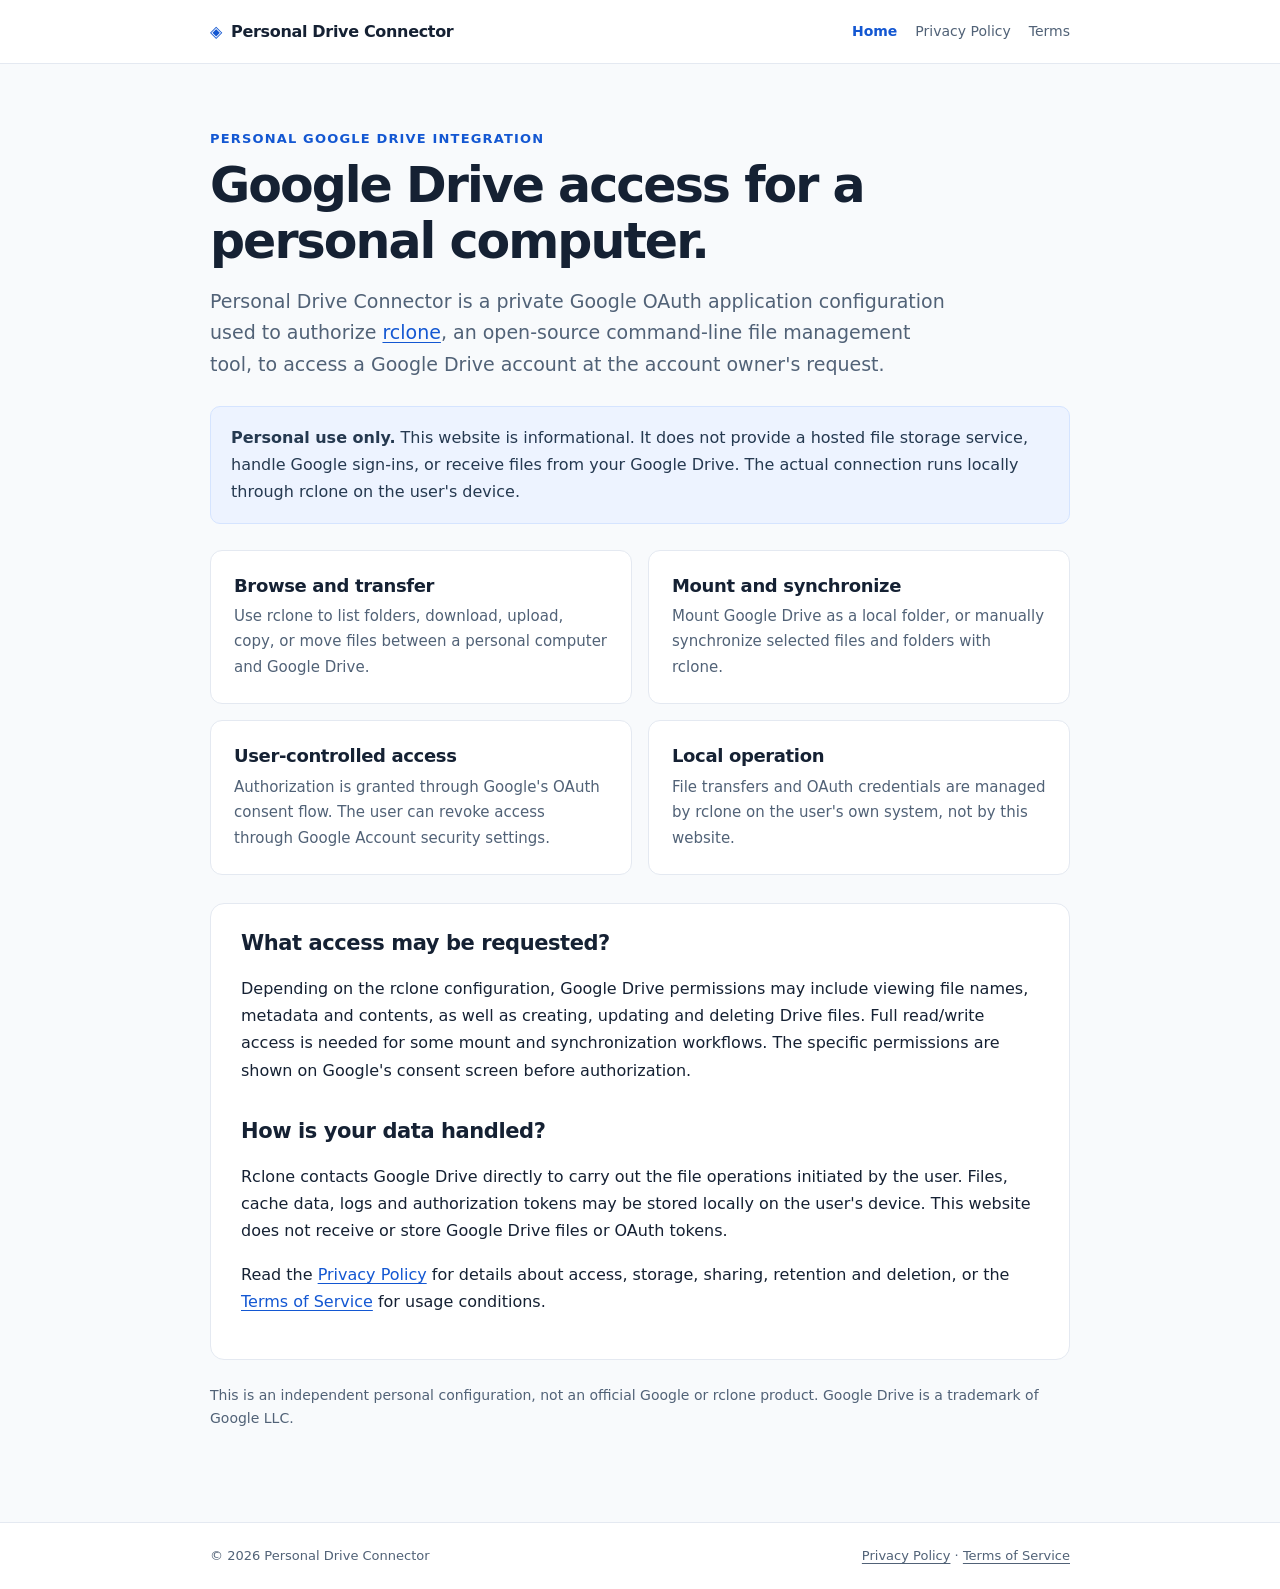
<file: index.html>
<!doctype html>
<html lang="en">
<head>
  <meta charset="utf-8">
  <meta name="viewport" content="width=device-width, initial-scale=1">
  <meta name="description" content="Personal Drive Connector is a private Google Drive OAuth configuration used with rclone on a personal computer.">
  <title>Personal Drive Connector — Home</title>
  <link rel="stylesheet" href="styles.css">
</head>
<body>
  <header><div class="wrap">
    <a class="brand" href="index.html">Personal Drive Connector</a>
    <nav aria-label="Primary navigation">
      <a href="index.html" aria-current="page">Home</a>
      <a href="privacy.html">Privacy Policy</a>
      <a href="terms.html">Terms</a>
    </nav>
  </div></header>
  <main class="wrap">
    <p class="eyebrow">Personal Google Drive integration</p>
    <h1>Google Drive access for a personal computer.</h1>
    <p class="lead">Personal Drive Connector is a private Google OAuth application configuration used to authorize <a href="https://rclone.org/">rclone</a>, an open-source command-line file management tool, to access a Google Drive account at the account owner's request.</p>
    <div class="note"><strong>Personal use only.</strong> This website is informational. It does not provide a hosted file storage service, handle Google sign-ins, or receive files from your Google Drive. The actual connection runs locally through rclone on the user's device.</div>
    <div class="grid">
      <section><h2>Browse and transfer</h2><p>Use rclone to list folders, download, upload, copy, or move files between a personal computer and Google Drive.</p></section>
      <section><h2>Mount and synchronize</h2><p>Mount Google Drive as a local folder, or manually synchronize selected files and folders with rclone.</p></section>
      <section><h2>User-controlled access</h2><p>Authorization is granted through Google's OAuth consent flow. The user can revoke access through Google Account security settings.</p></section>
      <section><h2>Local operation</h2><p>File transfers and OAuth credentials are managed by rclone on the user's own system, not by this website.</p></section>
    </div>
    <div class="panel">
      <h2>What access may be requested?</h2>
      <p>Depending on the rclone configuration, Google Drive permissions may include viewing file names, metadata and contents, as well as creating, updating and deleting Drive files. Full read/write access is needed for some mount and synchronization workflows. The specific permissions are shown on Google's consent screen before authorization.</p>
      <h2>How is your data handled?</h2>
      <p>Rclone contacts Google Drive directly to carry out the file operations initiated by the user. Files, cache data, logs and authorization tokens may be stored locally on the user's device. This website does not receive or store Google Drive files or OAuth tokens.</p>
      <p>Read the <a href="privacy.html">Privacy Policy</a> for details about access, storage, sharing, retention and deletion, or the <a href="terms.html">Terms of Service</a> for usage conditions.</p>
    </div>
    <p class="small" style="margin-top:24px;">This is an independent personal configuration, not an official Google or rclone product. Google Drive is a trademark of Google LLC.</p>
  </main>
  <footer><div class="wrap"><span>© 2026 Personal Drive Connector</span><span><a href="privacy.html">Privacy Policy</a> · <a href="terms.html">Terms of Service</a></span></div></footer>
</body>
</html>
</file>
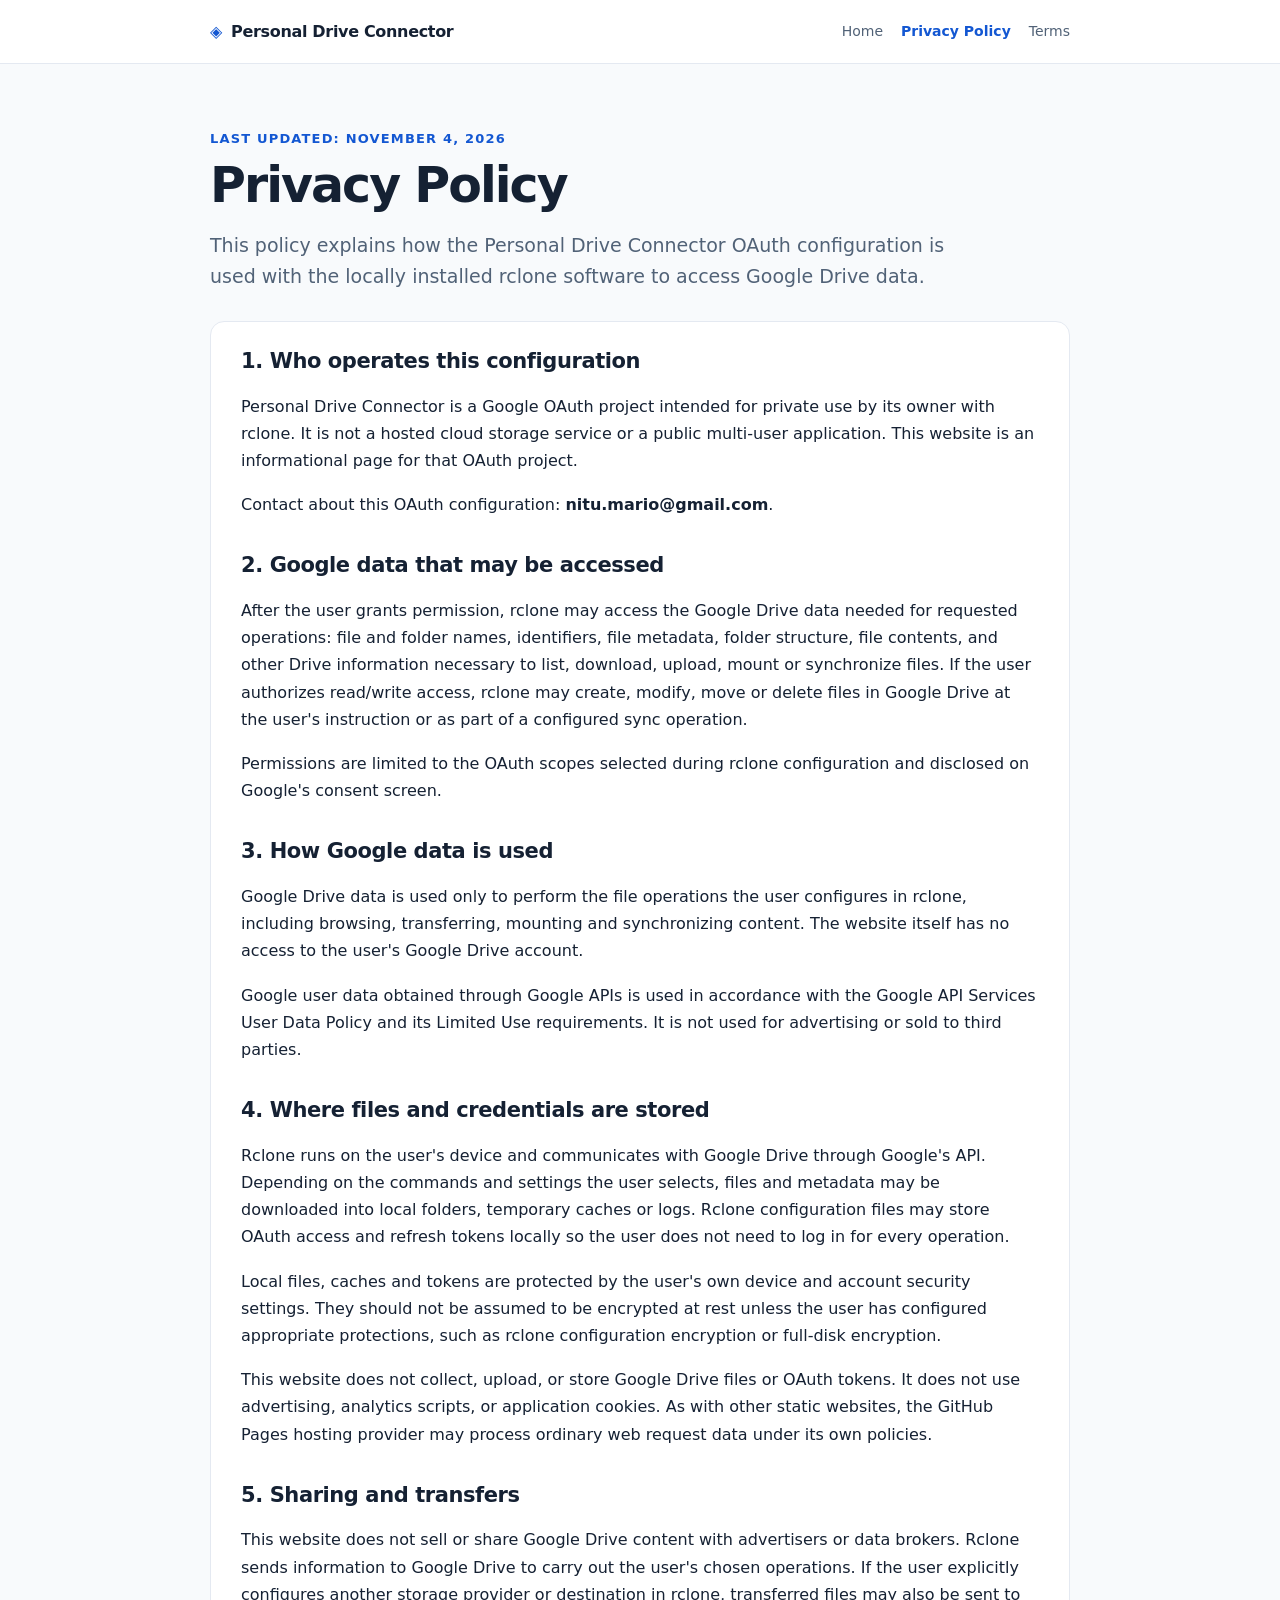
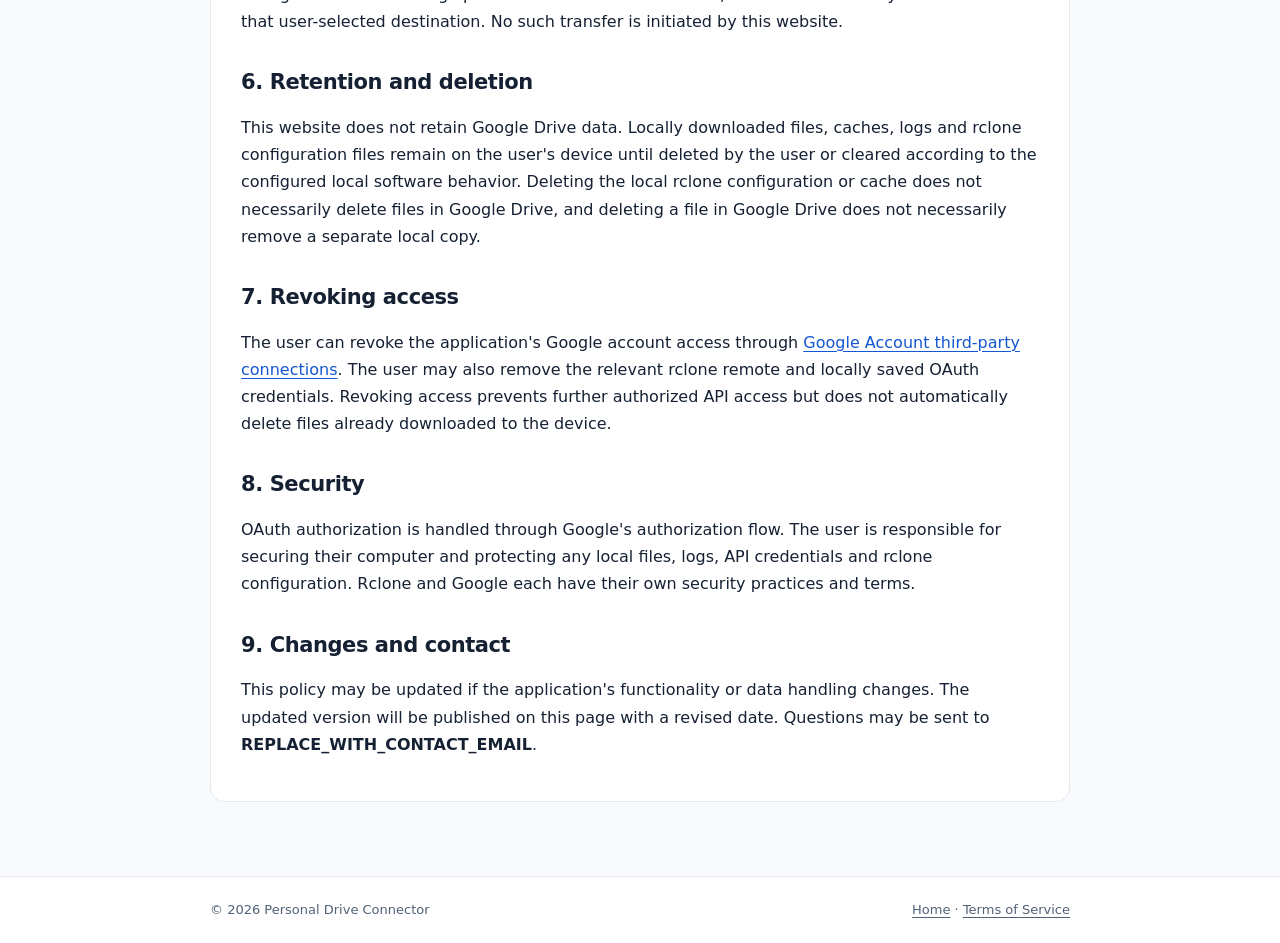
<file: privacy.html>
<!doctype html>
<html lang="en">
<head>
  <meta charset="utf-8">
  <meta name="viewport" content="width=device-width, initial-scale=1">
  <meta name="description" content="Privacy policy for Personal Drive Connector, a personal rclone Google Drive OAuth configuration.">
  <title>Privacy Policy — Personal Drive Connector</title>
  <link rel="stylesheet" href="styles.css">
</head>
<body>
  <header><div class="wrap">
    <a class="brand" href="index.html">Personal Drive Connector</a>
    <nav aria-label="Primary navigation">
      <a href="index.html">Home</a>
      <a href="privacy.html" aria-current="page">Privacy Policy</a>
      <a href="terms.html">Terms</a>
    </nav>
  </div></header>
  <main class="wrap">
    <p class="eyebrow">Last updated: November 4, 2026</p>
    <h1>Privacy Policy</h1>
    <p class="lead">This policy explains how the Personal Drive Connector OAuth configuration is used with the locally installed rclone software to access Google Drive data.</p>
    <div class="panel">
      <h2>1. Who operates this configuration</h2>
      <p>Personal Drive Connector is a Google OAuth project intended for private use by its owner with rclone. It is not a hosted cloud storage service or a public multi-user application. This website is an informational page for that OAuth project.</p>
      <p>Contact about this OAuth configuration: <strong>nitu.mario@gmail.com</strong>.</p>

      <h2>2. Google data that may be accessed</h2>
      <p>After the user grants permission, rclone may access the Google Drive data needed for requested operations: file and folder names, identifiers, file metadata, folder structure, file contents, and other Drive information necessary to list, download, upload, mount or synchronize files. If the user authorizes read/write access, rclone may create, modify, move or delete files in Google Drive at the user's instruction or as part of a configured sync operation.</p>
      <p>Permissions are limited to the OAuth scopes selected during rclone configuration and disclosed on Google's consent screen.</p>

      <h2>3. How Google data is used</h2>
      <p>Google Drive data is used only to perform the file operations the user configures in rclone, including browsing, transferring, mounting and synchronizing content. The website itself has no access to the user's Google Drive account.</p>
      <p>Google user data obtained through Google APIs is used in accordance with the Google API Services User Data Policy and its Limited Use requirements. It is not used for advertising or sold to third parties.</p>

      <h2>4. Where files and credentials are stored</h2>
      <p>Rclone runs on the user's device and communicates with Google Drive through Google's API. Depending on the commands and settings the user selects, files and metadata may be downloaded into local folders, temporary caches or logs. Rclone configuration files may store OAuth access and refresh tokens locally so the user does not need to log in for every operation.</p>
      <p>Local files, caches and tokens are protected by the user's own device and account security settings. They should not be assumed to be encrypted at rest unless the user has configured appropriate protections, such as rclone configuration encryption or full-disk encryption.</p>
      <p>This website does not collect, upload, or store Google Drive files or OAuth tokens. It does not use advertising, analytics scripts, or application cookies. As with other static websites, the GitHub Pages hosting provider may process ordinary web request data under its own policies.</p>

      <h2>5. Sharing and transfers</h2>
      <p>This website does not sell or share Google Drive content with advertisers or data brokers. Rclone sends information to Google Drive to carry out the user's chosen operations. If the user explicitly configures another storage provider or destination in rclone, transferred files may also be sent to that user-selected destination. No such transfer is initiated by this website.</p>

      <h2>6. Retention and deletion</h2>
      <p>This website does not retain Google Drive data. Locally downloaded files, caches, logs and rclone configuration files remain on the user's device until deleted by the user or cleared according to the configured local software behavior. Deleting the local rclone configuration or cache does not necessarily delete files in Google Drive, and deleting a file in Google Drive does not necessarily remove a separate local copy.</p>

      <h2>7. Revoking access</h2>
      <p>The user can revoke the application's Google account access through <a href="https://myaccount.google.com/connections">Google Account third-party connections</a>. The user may also remove the relevant rclone remote and locally saved OAuth credentials. Revoking access prevents further authorized API access but does not automatically delete files already downloaded to the device.</p>

      <h2>8. Security</h2>
      <p>OAuth authorization is handled through Google's authorization flow. The user is responsible for securing their computer and protecting any local files, logs, API credentials and rclone configuration. Rclone and Google each have their own security practices and terms.</p>

      <h2>9. Changes and contact</h2>
      <p>This policy may be updated if the application's functionality or data handling changes. The updated version will be published on this page with a revised date. Questions may be sent to <strong>REPLACE_WITH_CONTACT_EMAIL</strong>.</p>
    </div>
  </main>
  <footer><div class="wrap"><span>© 2026 Personal Drive Connector</span><span><a href="index.html">Home</a> · <a href="terms.html">Terms of Service</a></span></div></footer>
</body>
</html>
</file>
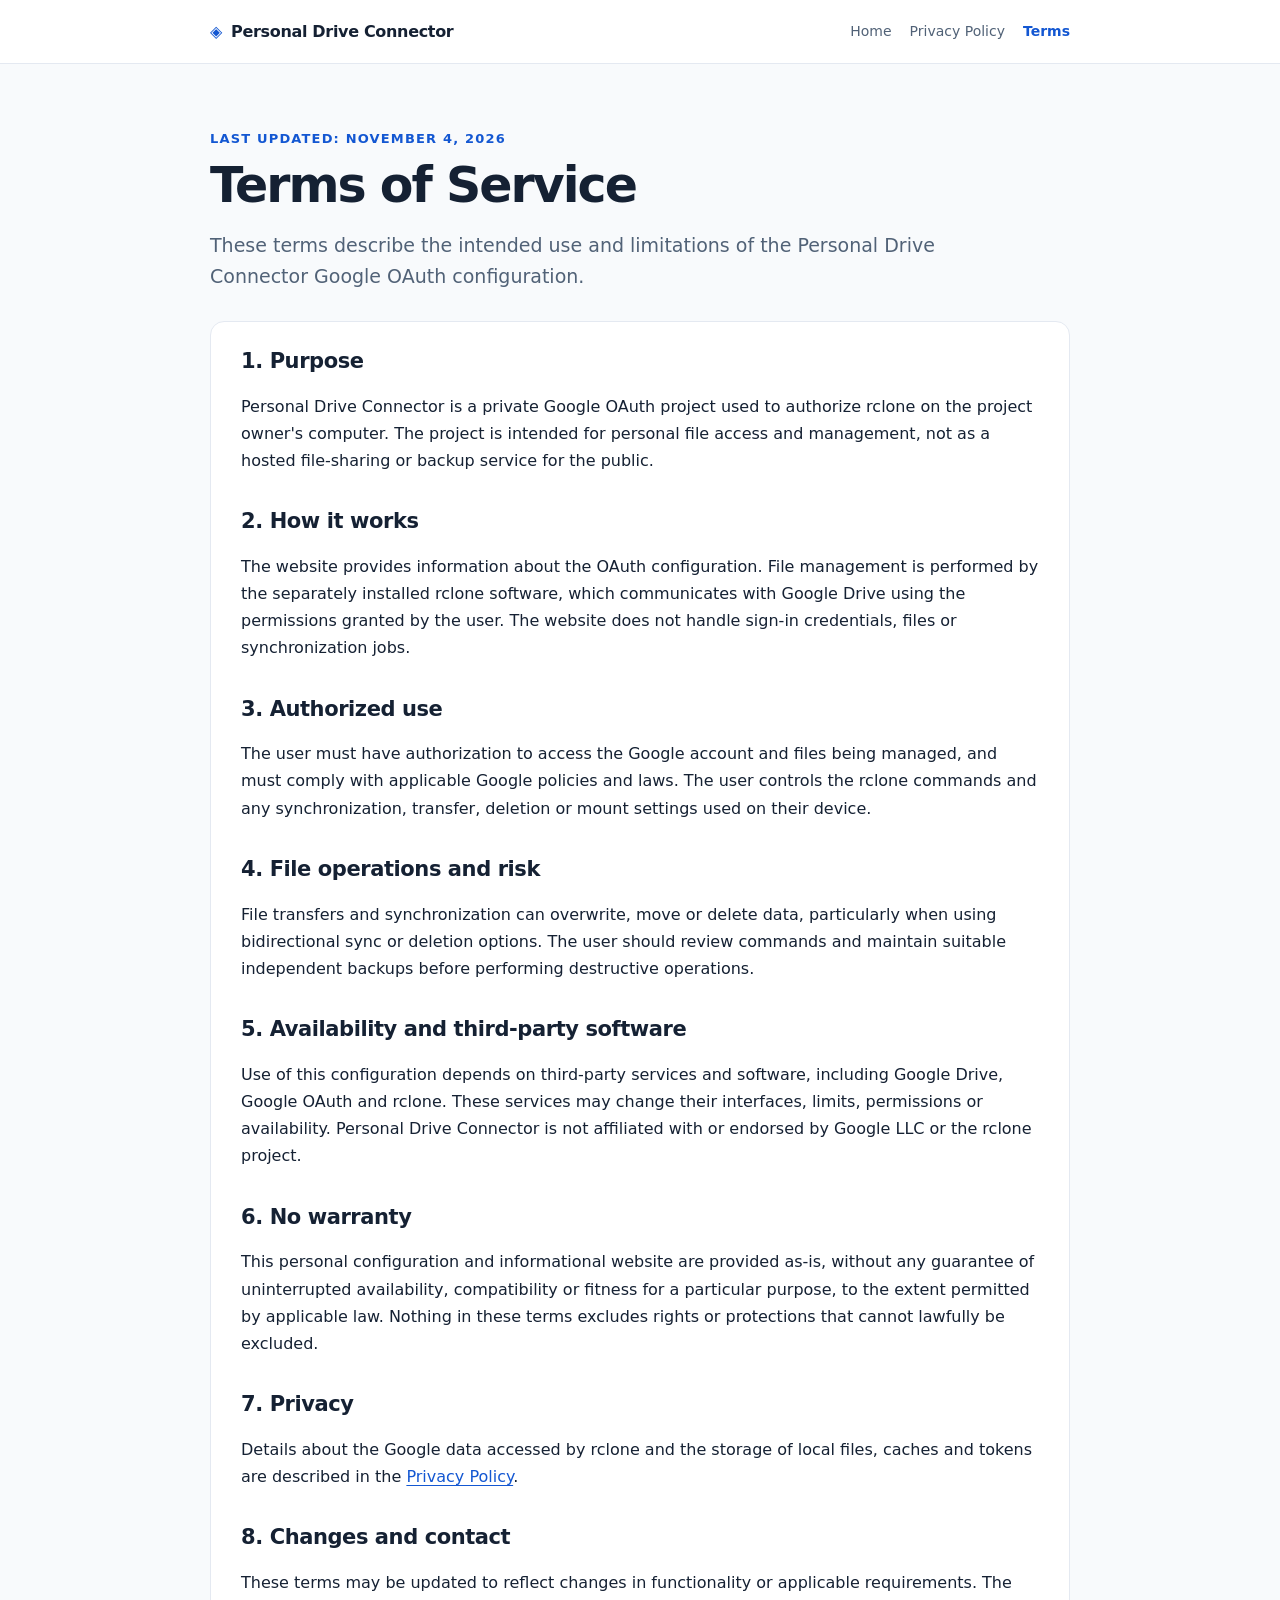
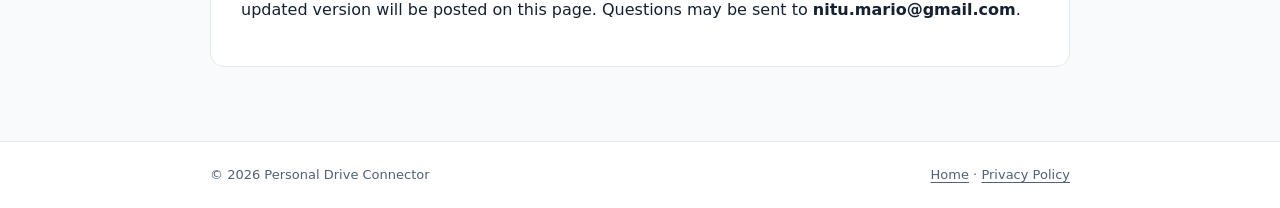
<file: terms.html>
<!doctype html>
<html lang="en">
<head>
  <meta charset="utf-8">
  <meta name="viewport" content="width=device-width, initial-scale=1">
  <meta name="description" content="Terms of Service for Personal Drive Connector, a personal rclone Google Drive OAuth configuration.">
  <title>Terms of Service — Personal Drive Connector</title>
  <link rel="stylesheet" href="styles.css">
</head>
<body>
  <header><div class="wrap">
    <a class="brand" href="index.html">Personal Drive Connector</a>
    <nav aria-label="Primary navigation">
      <a href="index.html">Home</a>
      <a href="privacy.html">Privacy Policy</a>
      <a href="terms.html" aria-current="page">Terms</a>
    </nav>
  </div></header>
  <main class="wrap">
    <p class="eyebrow">Last updated: November 4, 2026</p>
    <h1>Terms of Service</h1>
    <p class="lead">These terms describe the intended use and limitations of the Personal Drive Connector Google OAuth configuration.</p>
    <div class="panel">
      <h2>1. Purpose</h2>
      <p>Personal Drive Connector is a private Google OAuth project used to authorize rclone on the project owner's computer. The project is intended for personal file access and management, not as a hosted file-sharing or backup service for the public.</p>

      <h2>2. How it works</h2>
      <p>The website provides information about the OAuth configuration. File management is performed by the separately installed rclone software, which communicates with Google Drive using the permissions granted by the user. The website does not handle sign-in credentials, files or synchronization jobs.</p>

      <h2>3. Authorized use</h2>
      <p>The user must have authorization to access the Google account and files being managed, and must comply with applicable Google policies and laws. The user controls the rclone commands and any synchronization, transfer, deletion or mount settings used on their device.</p>

      <h2>4. File operations and risk</h2>
      <p>File transfers and synchronization can overwrite, move or delete data, particularly when using bidirectional sync or deletion options. The user should review commands and maintain suitable independent backups before performing destructive operations.</p>

      <h2>5. Availability and third-party software</h2>
      <p>Use of this configuration depends on third-party services and software, including Google Drive, Google OAuth and rclone. These services may change their interfaces, limits, permissions or availability. Personal Drive Connector is not affiliated with or endorsed by Google LLC or the rclone project.</p>

      <h2>6. No warranty</h2>
      <p>This personal configuration and informational website are provided as-is, without any guarantee of uninterrupted availability, compatibility or fitness for a particular purpose, to the extent permitted by applicable law. Nothing in these terms excludes rights or protections that cannot lawfully be excluded.</p>

      <h2>7. Privacy</h2>
      <p>Details about the Google data accessed by rclone and the storage of local files, caches and tokens are described in the <a href="privacy.html">Privacy Policy</a>.</p>

      <h2>8. Changes and contact</h2>
      <p>These terms may be updated to reflect changes in functionality or applicable requirements. The updated version will be posted on this page. Questions may be sent to <strong>nitu.mario@gmail.com</strong>.</p>
    </div>
  </main>
  <footer><div class="wrap"><span>© 2026 Personal Drive Connector</span><span><a href="index.html">Home</a> · <a href="privacy.html">Privacy Policy</a></span></div></footer>
</body>
</html>
</file>
<file: styles.css>
:root {
  color-scheme: light;
  --bg: #f8fafc;
  --surface: #ffffff;
  --text: #152133;
  --muted: #516277;
  --line: #e4e9f1;
  --accent: #1357d2;
  --accent-hover: #0d42a5;
  --soft: #edf3ff;
}
* { box-sizing: border-box; }
html { font-family: Inter, system-ui, -apple-system, BlinkMacSystemFont, "Segoe UI", sans-serif; scroll-behavior: smooth; }
body { margin: 0; background: var(--bg); color: var(--text); font-size: 16px; line-height: 1.7; }
a { color: var(--accent); text-decoration-thickness: 1px; text-underline-offset: 3px; }
a:hover { color: var(--accent-hover); }
.wrap { width: min(860px, calc(100% - 40px)); margin: 0 auto; }
header { background: var(--surface); border-bottom: 1px solid var(--line); }
header .wrap { padding: 18px 0; display: flex; flex-wrap: wrap; gap: 15px; align-items: center; justify-content: space-between; }
.brand { font-size: 16px; font-weight: 750; letter-spacing: -.02em; color: var(--text); text-decoration: none; }
.brand::before { content: '◈'; color: var(--accent); margin-right: 9px; }
nav { display: flex; gap: 18px; flex-wrap: wrap; }
nav a { color: var(--muted); font-size: 14px; text-decoration: none; }
nav a[aria-current="page"] { color: var(--accent); font-weight: 650; }
main { padding: 64px 0 74px; }
.eyebrow { margin: 0 0 8px; color: var(--accent); font-size: 13px; font-weight: 700; text-transform: uppercase; letter-spacing: .09em; }
h1 { margin: 0 0 16px; font-weight: 800; font-size: clamp(31px, 5vw, 49px); line-height: 1.14; letter-spacing: -.04em; }
h2 { margin-top: 34px; font-size: 21px; line-height: 1.3; letter-spacing: -.02em; }
h3 { font-size: 16px; margin-bottom: 6px; }
p { margin: 0 0 17px; }
.lead { font-size: 19px; color: var(--muted); line-height: 1.65; max-width: 740px; }
.panel { background: var(--surface); border: 1px solid var(--line); border-radius: 14px; padding: 26px 30px; margin-top: 28px; }
.panel h2:first-child { margin-top: 0; }
.note { margin-top: 26px; padding: 17px 20px; border: 1px solid #d5e4ff; background: var(--soft); border-radius: 10px; color: #253950; }
.grid { display: grid; grid-template-columns: repeat(2, minmax(0, 1fr)); gap: 16px; margin-top: 26px; }
.grid section { background: white; padding: 23px; border: 1px solid var(--line); border-radius: 12px; }
.grid h2 { margin-top: 0; margin-bottom: 7px; font-size: 18px; }
.grid p { font-size: 15px; color: var(--muted); margin-bottom: 0; }
ul, ol { padding-left: 24px; }
li { margin: 8px 0; }
.small { color: var(--muted); font-size: 14px; }
footer { border-top: 1px solid var(--line); background: var(--surface); }
footer .wrap { display: flex; gap: 14px; flex-wrap: wrap; justify-content: space-between; padding: 22px 0; color: var(--muted); font-size: 13px; }
footer a { color: var(--muted); }
code { background: #edf1f7; padding: 2px 5px; border-radius: 4px; }
@media (max-width: 600px) { main { padding-top: 42px; } .grid { grid-template-columns: 1fr; } .panel { padding: 22px; } }
</file>
